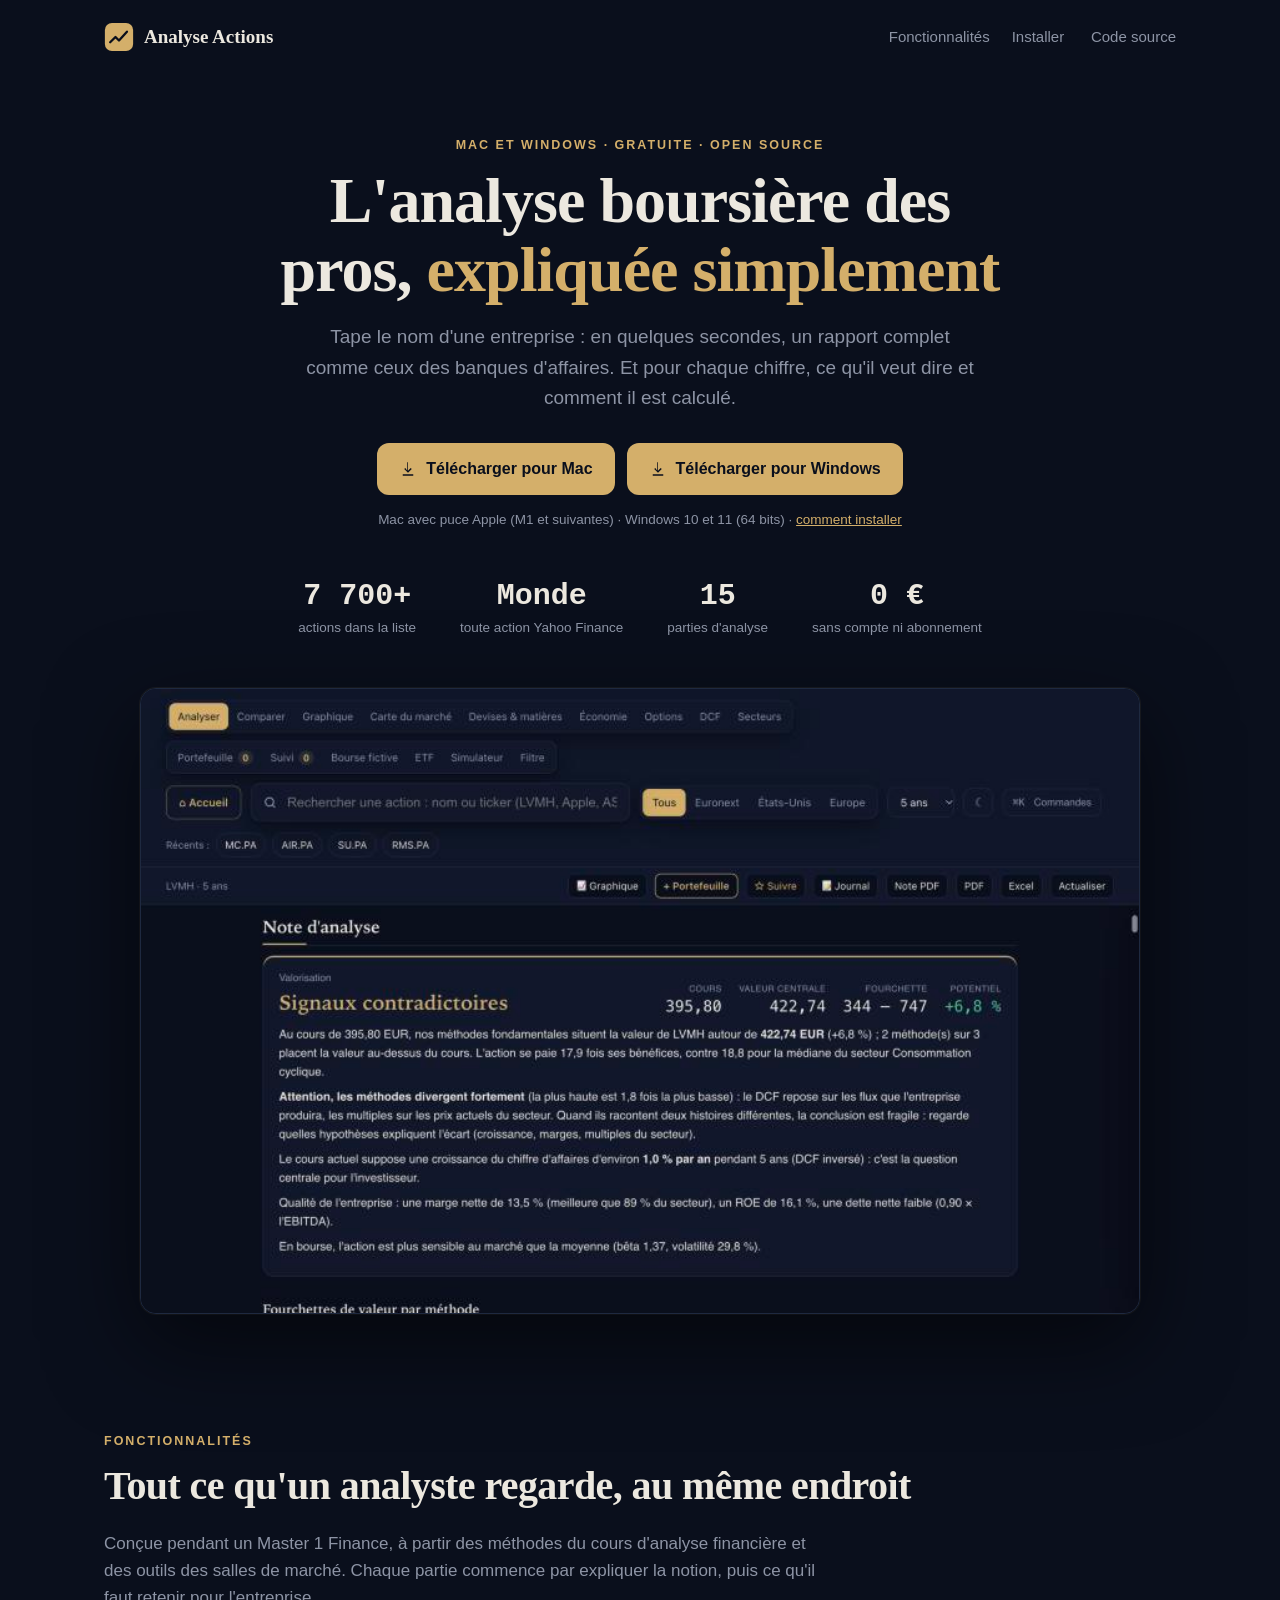
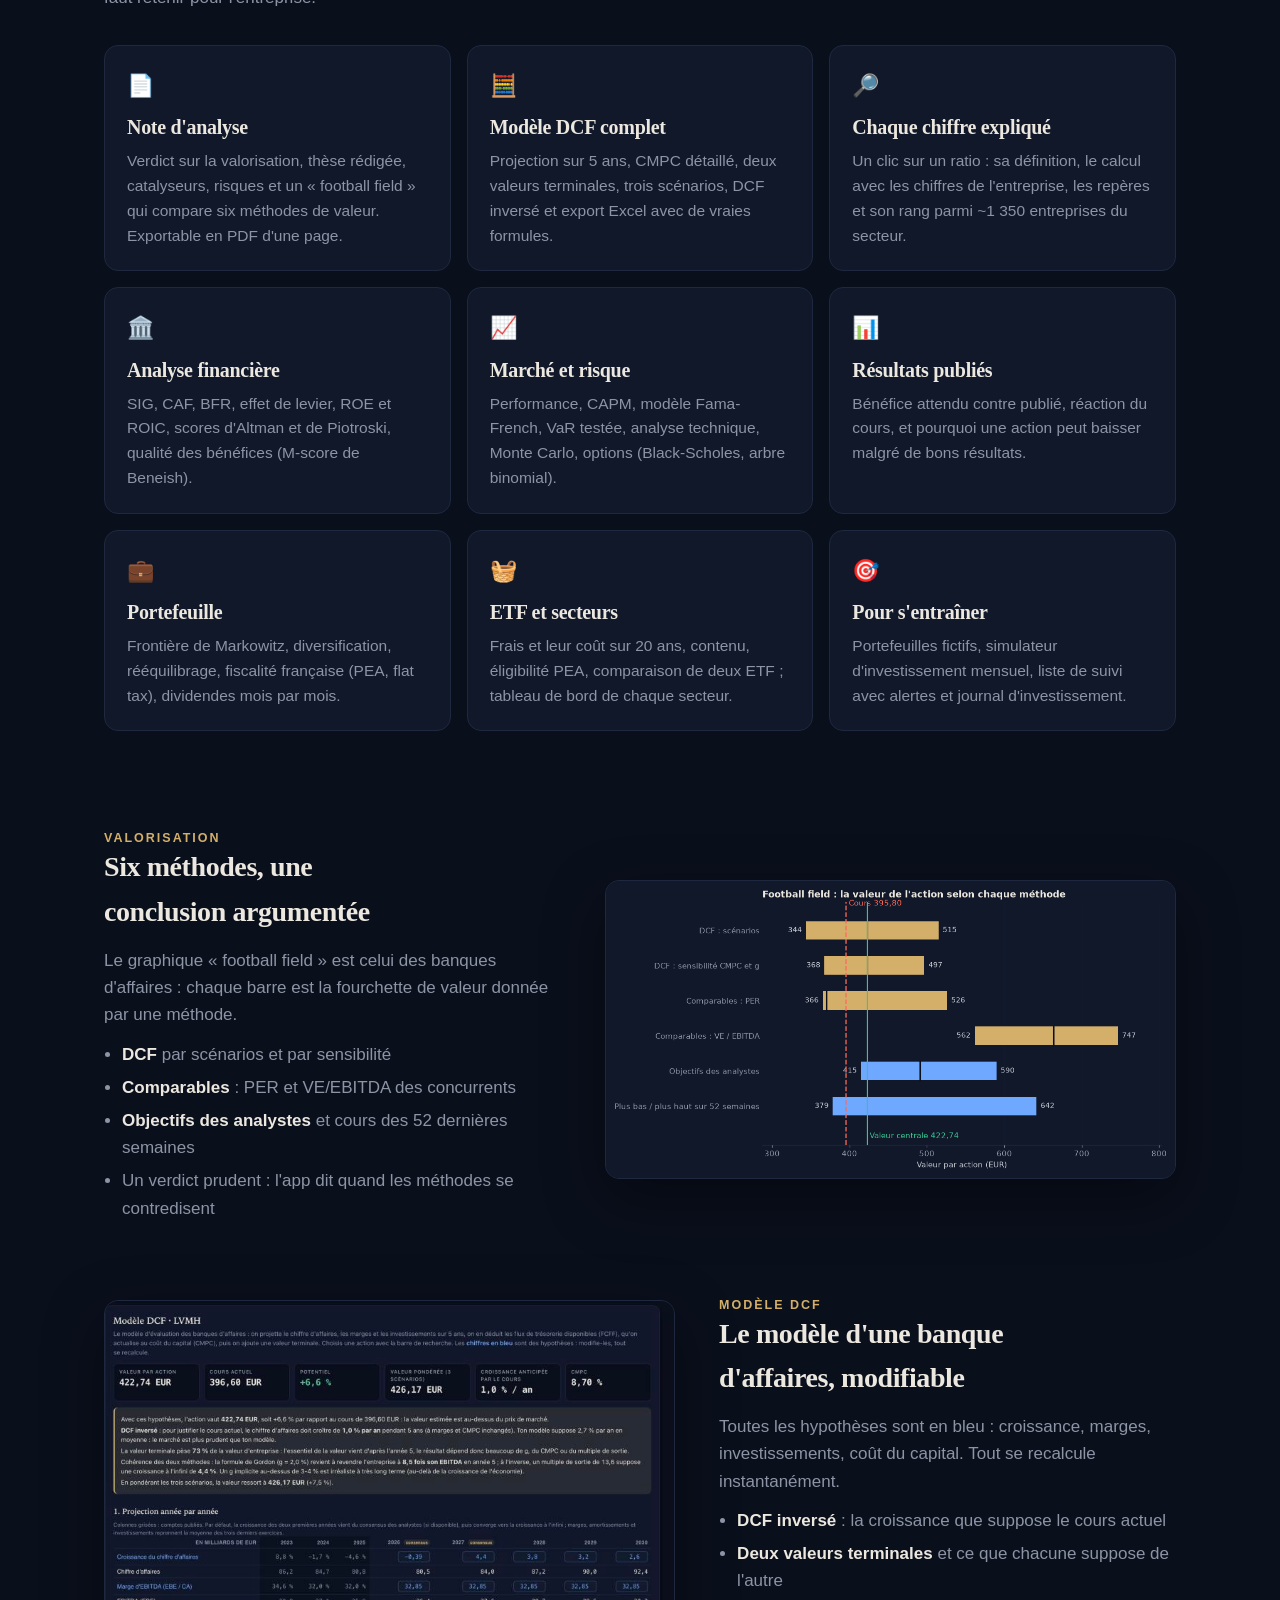
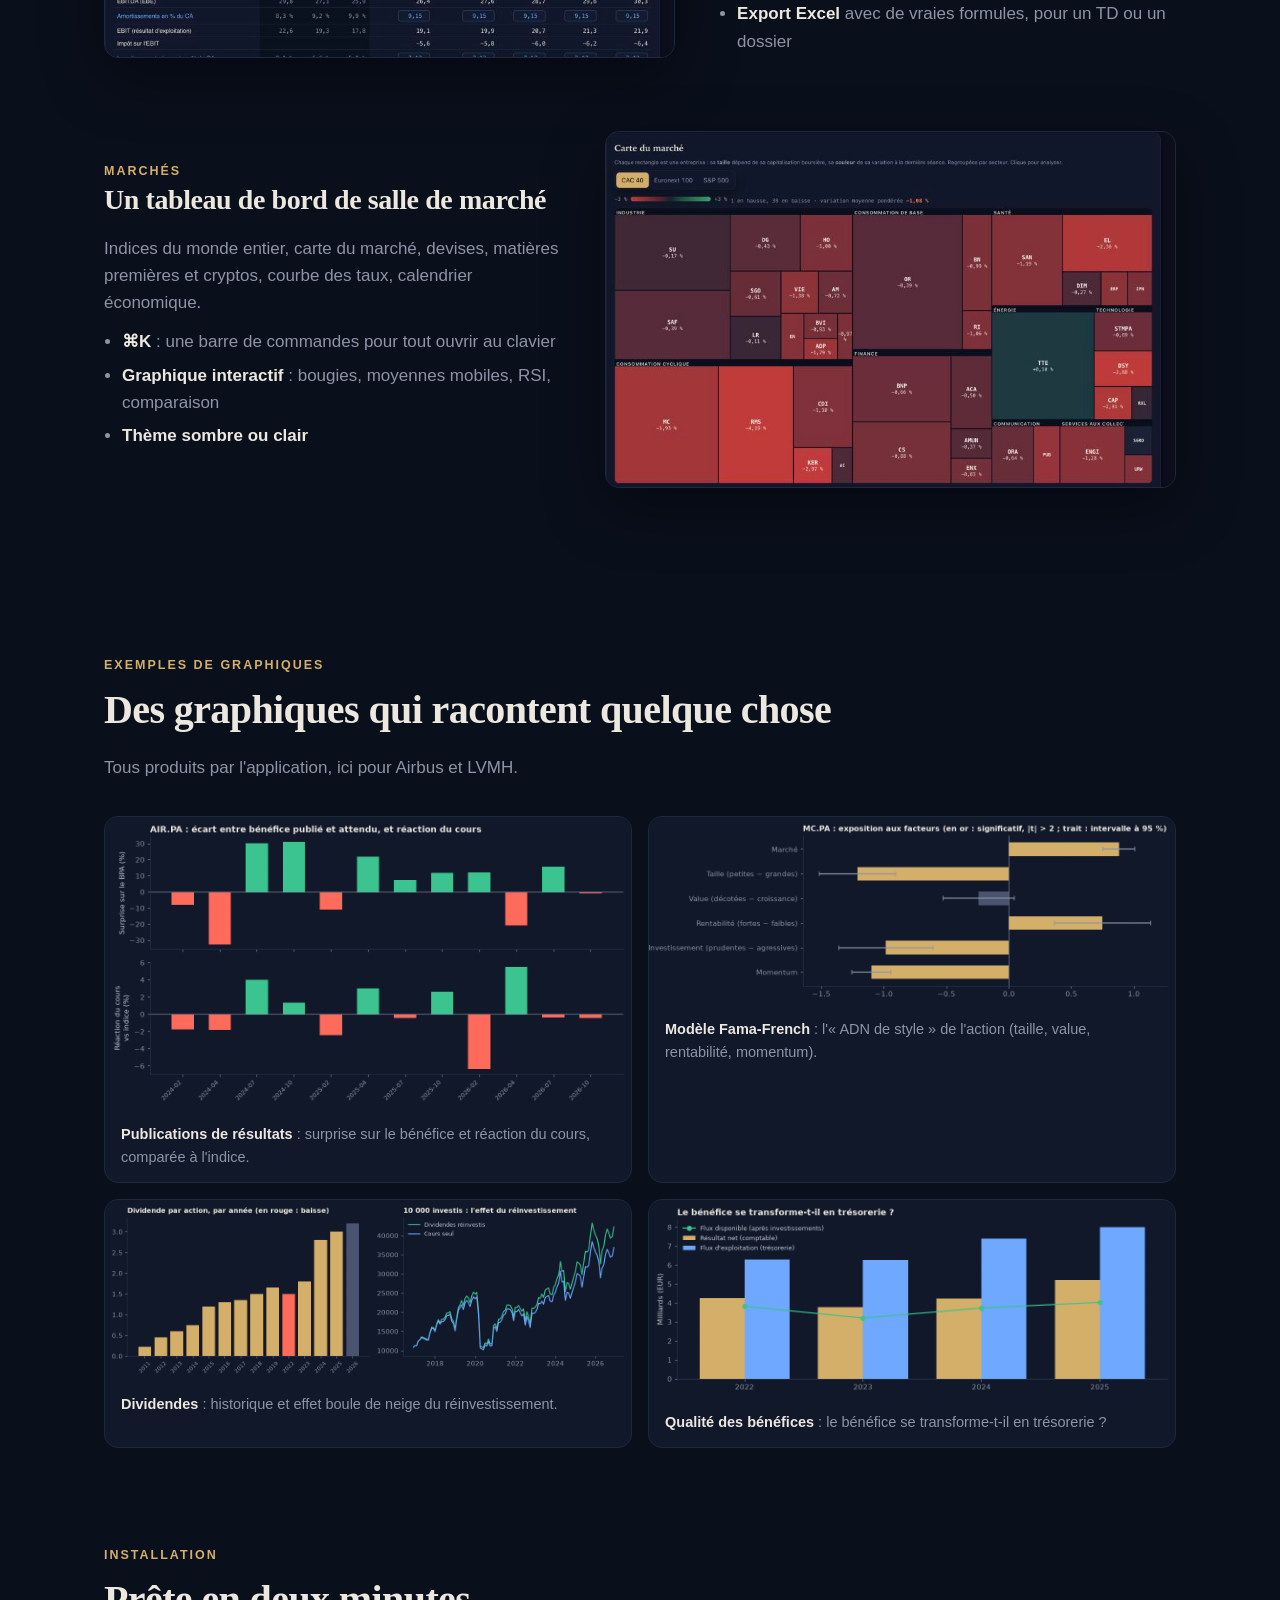
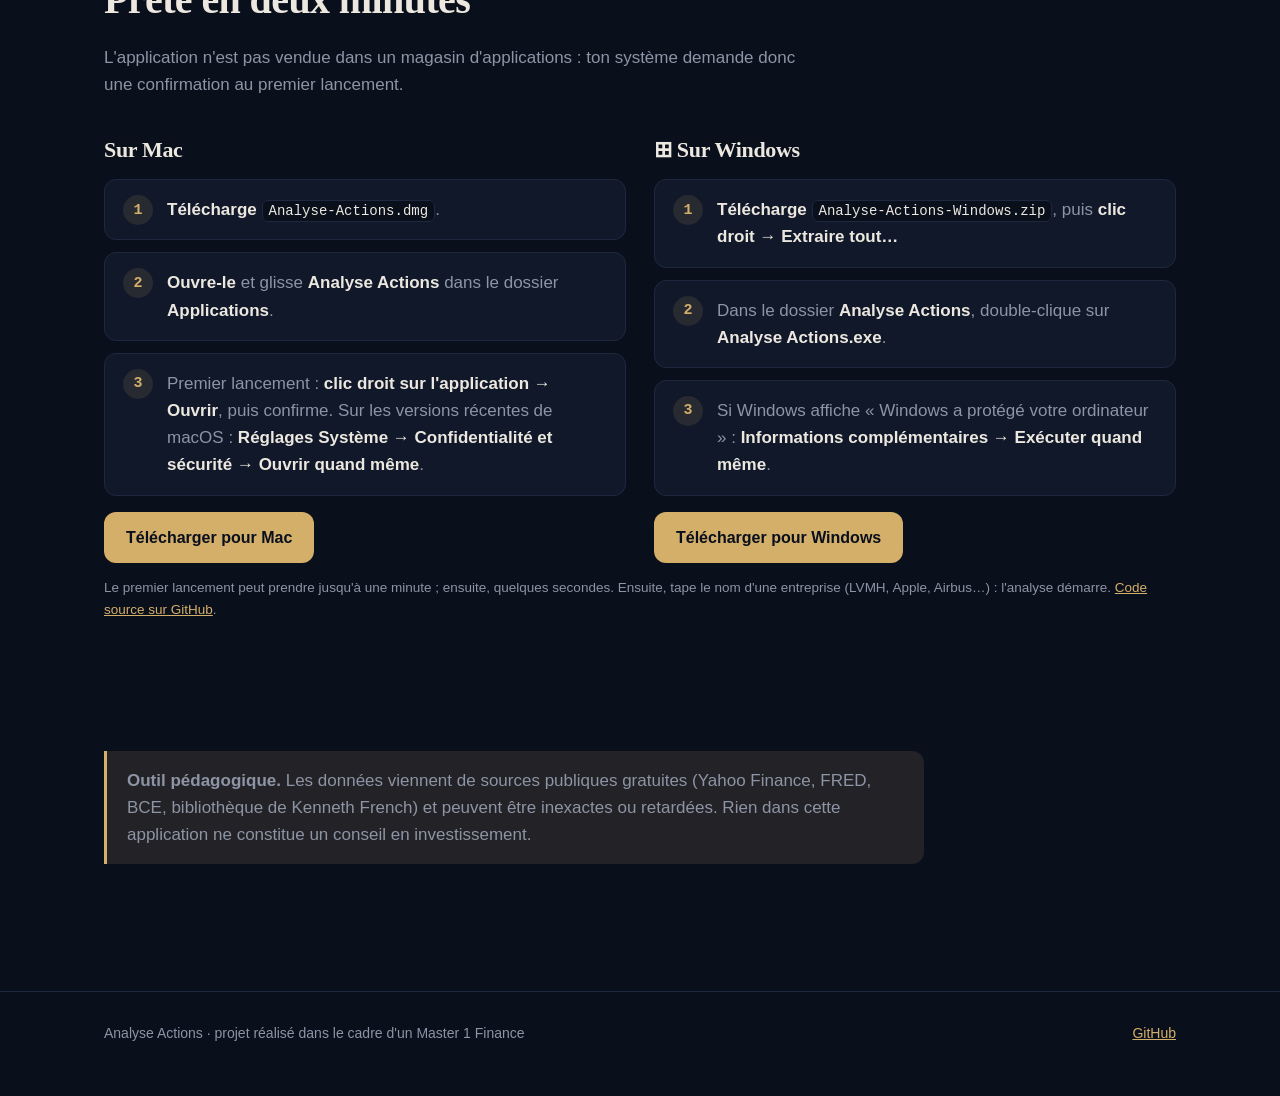
<file: docs/index.html>
<!DOCTYPE html>
<html lang="fr">
<head>
<meta charset="utf-8">
<meta name="viewport" content="width=device-width, initial-scale=1">
<title>Analyse Actions — l'analyse boursière des pros, expliquée simplement</title>
<meta name="description" content="Application gratuite pour Mac et Windows d'analyse boursière : rapport complet sur plus de 7 700 actions, note d'analyse, modèle DCF, portefeuille, ETF, secteurs. Chaque chiffre est expliqué.">
<meta name="theme-color" content="#0A0F1C">
<meta property="og:title" content="Analyse Actions">
<meta property="og:description" content="L'analyse boursière des professionnels, expliquée simplement. Application gratuite pour Mac et Windows.">
<meta property="og:image" content="images/note.jpg">
<link rel="icon" href="data:image/svg+xml,%3Csvg xmlns='http://www.w3.org/2000/svg' viewBox='0 0 34 34'%3E%3Crect x='1' y='1' width='32' height='32' rx='8' fill='%23D4AF6A'/%3E%3Cpath d='M7 23l6-6 4 4 9-10' fill='none' stroke='%230A0F1C' stroke-width='2.6' stroke-linecap='round' stroke-linejoin='round'/%3E%3C/svg%3E">
<style>
:root {
  --fond: #0A0F1C; --carte: #10182A; --texte: #ECE8DF; --doux: #8D94A5; --bord: #1E2940;
  --or: #D4AF6A; --or-doux: rgba(212,175,106,.12); --vert: #3BC48F; --rouge: #FF6B5A;
  --serif: "New York", ui-serif, "Iowan Old Style", Cambria, Georgia, serif;
  --mono: ui-monospace, "SF Mono", Menlo, "Cascadia Mono", Consolas, monospace;
  --ease: cubic-bezier(0.23, 1, 0.32, 1);
  color-scheme: dark;
}
* { box-sizing: border-box; }
html { scroll-behavior: smooth; }
body { margin: 0; background: var(--fond); color: var(--texte); font: 17px/1.6 -apple-system, "Segoe UI", Roboto, sans-serif;
  -webkit-font-smoothing: antialiased; font-variant-numeric: tabular-nums; }
a { color: var(--or); }
h1, h2, h3 { font-family: var(--serif); font-weight: 600; letter-spacing: -0.015em; text-wrap: balance; }
.conteneur { max-width: 1120px; margin: 0 auto; padding: 0 24px; }

/* En-tête */
nav { display: flex; justify-content: space-between; align-items: center; padding: 22px 0; }
.marque { display: flex; align-items: center; gap: 10px; font: 600 19px var(--serif); color: var(--texte); text-decoration: none; }
.marque svg { width: 30px; height: 30px; }
nav .liens a { color: var(--doux); text-decoration: none; margin-left: 22px; font-size: 15px; }
nav .liens a:hover { color: var(--texte); }

/* Accroche */
.hero { padding: 64px 0 40px; text-align: center; }
.surtitre { font: 600 12.5px -apple-system, sans-serif; letter-spacing: .16em; text-transform: uppercase; color: var(--or); }
.hero h1 { font-size: clamp(38px, 6vw, 64px); line-height: 1.08; margin: 14px auto 18px; max-width: 900px; }
.hero h1 em { font-style: normal; color: var(--or); }
.hero p.chapo { color: var(--doux); font-size: 19px; max-width: 680px; margin: 0 auto 30px; text-wrap: pretty; }
.boutons { display: flex; gap: 12px; justify-content: center; flex-wrap: wrap; }
.btn { display: inline-flex; align-items: center; gap: 9px; padding: 13px 22px; border-radius: 12px; font-weight: 600;
  text-decoration: none; font-size: 16px; transition: transform .16s var(--ease), filter .16s var(--ease); }
.btn:hover { transform: translateY(-2px); filter: brightness(1.08); }
.btn:active { transform: scale(.98); }
.btn.principal { background: var(--or); color: var(--fond); }
.btn.secondaire { border: 1px solid var(--bord); color: var(--texte); background: var(--carte); }
.petit { color: var(--doux); font-size: 13.5px; margin-top: 14px; }
.chiffres { display: flex; justify-content: center; gap: 44px; flex-wrap: wrap; margin: 48px 0 0; }
.chiffres div { text-align: center; } .chiffres b { display: block; font: 600 30px var(--mono); color: var(--texte); }
.chiffres span { color: var(--doux); font-size: 13.5px; }

/* Captures */
.ecran { margin: 48px auto 0; border-radius: 16px; overflow: hidden; border: 1px solid var(--bord);
  box-shadow: 0 30px 90px rgba(0,0,0,.55), 0 0 0 1px rgba(212,175,106,.08); max-width: 1000px; }
.ecran img { display: block; width: 100%; height: auto; }

section { padding: 80px 0 20px; }
section > .conteneur > h2 { font-size: clamp(28px, 4vw, 40px); margin: 6px 0 12px; }
.intro { color: var(--doux); max-width: 720px; margin: 0 0 34px; }

/* Fonctionnalités */
.grille { display: grid; grid-template-columns: repeat(auto-fit, minmax(300px, 1fr)); gap: 16px; }
.carte { background: var(--carte); border: 1px solid var(--bord); border-radius: 14px; padding: 22px; transition: border-color .2s, transform .2s var(--ease); }
.carte:hover { border-color: color-mix(in srgb, var(--or) 50%, var(--bord)); transform: translateY(-2px); }
.carte .ic { font-size: 22px; } .carte h3 { margin: 8px 0 6px; font-size: 20px; } .carte p { margin: 0; color: var(--doux); font-size: 15.5px; }

/* Démonstrations alternées */
.demo { display: grid; grid-template-columns: 1fr 1.25fr; gap: 44px; align-items: center; margin: 0 0 70px; }
.demo.inverse { grid-template-columns: 1.25fr 1fr; }
.demo.inverse .texte { order: 2; }
.demo h3 { font-size: 28px; margin: 0 0 12px; }
.demo p { color: var(--doux); margin: 0 0 12px; }
.demo ul { margin: 0; padding-left: 18px; color: var(--doux); } .demo li { margin: 6px 0; }
.demo li b { color: var(--texte); font-weight: 600; }
.visuel { border-radius: 14px; overflow: hidden; border: 1px solid var(--bord); background: var(--carte); box-shadow: 0 20px 60px rgba(0,0,0,.4); }
.visuel img { display: block; width: 100%; height: auto; }
@media (max-width: 860px) { .demo, .demo.inverse { grid-template-columns: 1fr; } .demo.inverse .texte { order: 0; } }

/* Galerie de graphiques */
.galerie { display: grid; grid-template-columns: repeat(auto-fit, minmax(420px, 1fr)); gap: 16px; }
.galerie figure { margin: 0; background: var(--carte); border: 1px solid var(--bord); border-radius: 14px; overflow: hidden; }
.galerie img { display: block; width: 100%; height: auto; }
.galerie figcaption { padding: 12px 16px; color: var(--doux); font-size: 14.5px; }
.galerie figcaption b { color: var(--texte); }

/* Installation */
.etapes { counter-reset: e; list-style: none; padding: 0; margin: 0; display: grid; gap: 12px; max-width: 760px; }
.etapes li { counter-increment: e; background: var(--carte); border: 1px solid var(--bord); border-radius: 12px; padding: 16px 18px 16px 62px; position: relative; color: var(--doux); }
.etapes li::before { content: counter(e); position: absolute; left: 18px; top: 15px; width: 30px; height: 30px; border-radius: 99px;
  background: var(--or-doux); color: var(--or); font: 600 15px var(--mono); display: grid; place-items: center; }
.etapes b { color: var(--texte); }
code { font: 14px var(--mono); background: var(--fond); border: 1px solid var(--bord); padding: 2px 6px; border-radius: 6px; color: var(--texte); }

.installs { display: grid; grid-template-columns: repeat(auto-fit, minmax(340px, 1fr)); gap: 28px; }
.installs h3 { font-size: 22px; margin: 0 0 12px; } .installs .btn { margin-top: 16px; }
.avert { border-left: 3px solid var(--or); background: var(--or-doux); padding: 16px 20px; border-radius: 0 12px 12px 0; color: var(--doux); max-width: 820px; }
footer { border-top: 1px solid var(--bord); margin-top: 90px; padding: 30px 0 50px; color: var(--doux); font-size: 14px; }
footer .conteneur { display: flex; justify-content: space-between; gap: 20px; flex-wrap: wrap; }

:focus-visible { outline: 2px solid var(--or); outline-offset: 3px; border-radius: 8px; }
@media (prefers-reduced-motion: reduce) { * { transition: none !important; scroll-behavior: auto !important; } }
</style>
</head>
<body>

<header class="conteneur">
  <nav>
    <a class="marque" href="#"><svg viewBox="0 0 34 34" aria-hidden="true"><rect x="1" y="1" width="32" height="32" rx="8" fill="#D4AF6A"/>
      <path d="M7 23l6-6 4 4 9-10" fill="none" stroke="#0A0F1C" stroke-width="2.6" stroke-linecap="round" stroke-linejoin="round"/></svg>Analyse Actions</a>
    <div class="liens"><a href="#fonctions">Fonctionnalités</a><a href="#installer">Installer</a>
      <a href="https://github.com/simonkirch21/analyse-actions">Code source</a></div>
  </nav>
</header>

<main>
  <div class="conteneur hero">
    <div class="surtitre">Mac et Windows · gratuite · open source</div>
    <h1>L'analyse boursière des pros, <em>expliquée simplement</em></h1>
    <p class="chapo">Tape le nom d'une entreprise : en quelques secondes, un rapport complet comme ceux des banques d'affaires.
      Et pour chaque chiffre, ce qu'il veut dire et comment il est calculé.</p>
    <div class="boutons" id="telecharger">
      <a class="btn principal" data-os="mac" href="https://github.com/simonkirch21/analyse-actions/releases/latest/download/Analyse-Actions.dmg"><svg width="18" height="18" viewBox="0 0 24 24" fill="currentColor" aria-hidden="true"><path d="M12 3v11.17l3.59-3.58L17 12l-5 5-5-5 1.41-1.41L11 14.17V3h1zM5 19h14v2H5z"/></svg> Télécharger pour Mac</a>
      <a class="btn principal" data-os="windows" href="https://github.com/simonkirch21/analyse-actions/releases/latest/download/Analyse-Actions-Windows.zip"><svg width="18" height="18" viewBox="0 0 24 24" fill="currentColor" aria-hidden="true"><path d="M12 3v11.17l3.59-3.58L17 12l-5 5-5-5 1.41-1.41L11 14.17V3h1zM5 19h14v2H5z"/></svg> Télécharger pour Windows</a>
    </div>
    <p class="petit">Mac avec puce Apple (M1 et suivantes) · Windows 10 et 11 (64 bits) · <a href="#installer">comment installer</a></p>
    <div class="chiffres">
      <div><b>7 700+</b><span>actions dans la liste</span></div>
      <div><b>Monde</b><span>toute action Yahoo Finance</span></div>
      <div><b>15</b><span>parties d'analyse</span></div>
      <div><b>0 €</b><span>sans compte ni abonnement</span></div>
    </div>
    <div class="ecran"><img src="images/note.jpg" alt="Note d'analyse de LVMH dans l'application : verdict, valeur centrale, fourchette et thèse rédigée" width="800" height="500"></div>
  </div>

  <section id="fonctions">
    <div class="conteneur">
      <div class="surtitre">Fonctionnalités</div>
      <h2>Tout ce qu'un analyste regarde, au même endroit</h2>
      <p class="intro">Conçue pendant un Master 1 Finance, à partir des méthodes du cours d'analyse financière et des outils des
        salles de marché. Chaque partie commence par expliquer la notion, puis ce qu'il faut retenir pour l'entreprise.</p>
      <div class="grille">
        <div class="carte"><div class="ic">📄</div><h3>Note d'analyse</h3><p>Verdict sur la valorisation, thèse rédigée, catalyseurs, risques et un « football field » qui compare six méthodes de valeur. Exportable en PDF d'une page.</p></div>
        <div class="carte"><div class="ic">🧮</div><h3>Modèle DCF complet</h3><p>Projection sur 5 ans, CMPC détaillé, deux valeurs terminales, trois scénarios, DCF inversé et export Excel avec de vraies formules.</p></div>
        <div class="carte"><div class="ic">🔎</div><h3>Chaque chiffre expliqué</h3><p>Un clic sur un ratio : sa définition, le calcul avec les chiffres de l'entreprise, les repères et son rang parmi ~1 350 entreprises du secteur.</p></div>
        <div class="carte"><div class="ic">🏛️</div><h3>Analyse financière</h3><p>SIG, CAF, BFR, effet de levier, ROE et ROIC, scores d'Altman et de Piotroski, qualité des bénéfices (M-score de Beneish).</p></div>
        <div class="carte"><div class="ic">📈</div><h3>Marché et risque</h3><p>Performance, CAPM, modèle Fama-French, VaR testée, analyse technique, Monte Carlo, options (Black-Scholes, arbre binomial).</p></div>
        <div class="carte"><div class="ic">📊</div><h3>Résultats publiés</h3><p>Bénéfice attendu contre publié, réaction du cours, et pourquoi une action peut baisser malgré de bons résultats.</p></div>
        <div class="carte"><div class="ic">💼</div><h3>Portefeuille</h3><p>Frontière de Markowitz, diversification, rééquilibrage, fiscalité française (PEA, flat tax), dividendes mois par mois.</p></div>
        <div class="carte"><div class="ic">🧺</div><h3>ETF et secteurs</h3><p>Frais et leur coût sur 20 ans, contenu, éligibilité PEA, comparaison de deux ETF ; tableau de bord de chaque secteur.</p></div>
        <div class="carte"><div class="ic">🎯</div><h3>Pour s'entraîner</h3><p>Portefeuilles fictifs, simulateur d'investissement mensuel, liste de suivi avec alertes et journal d'investissement.</p></div>
      </div>
    </div>
  </section>

  <section>
    <div class="conteneur">
      <div class="demo">
        <div class="texte"><div class="surtitre">Valorisation</div><h3>Six méthodes, une conclusion argumentée</h3>
          <p>Le graphique « football field » est celui des banques d'affaires : chaque barre est la fourchette de valeur donnée par une méthode.</p>
          <ul><li><b>DCF</b> par scénarios et par sensibilité</li><li><b>Comparables</b> : PER et VE/EBITDA des concurrents</li>
            <li><b>Objectifs des analystes</b> et cours des 52 dernières semaines</li>
            <li>Un verdict prudent : l'app dit quand les méthodes se contredisent</li></ul></div>
        <div class="visuel"><img src="images/football.png" alt="Graphique football field : fourchettes de valeur de LVMH selon six méthodes" loading="lazy"></div>
      </div>
      <div class="demo inverse">
        <div class="texte"><div class="surtitre">Modèle DCF</div><h3>Le modèle d'une banque d'affaires, modifiable</h3>
          <p>Toutes les hypothèses sont en bleu : croissance, marges, investissements, coût du capital. Tout se recalcule instantanément.</p>
          <ul><li><b>DCF inversé</b> : la croissance que suppose le cours actuel</li><li><b>Deux valeurs terminales</b> et ce que chacune suppose de l'autre</li>
            <li><b>Export Excel</b> avec de vraies formules, pour un TD ou un dossier</li></ul></div>
        <div class="visuel"><img src="images/dcf.jpg" alt="Écran du modèle DCF : valeur par action, DCF inversé et projection année par année" loading="lazy" width="800" height="500"></div>
      </div>
      <div class="demo">
        <div class="texte"><div class="surtitre">Marchés</div><h3>Un tableau de bord de salle de marché</h3>
          <p>Indices du monde entier, carte du marché, devises, matières premières et cryptos, courbe des taux, calendrier économique.</p>
          <ul><li><b>⌘K</b> : une barre de commandes pour tout ouvrir au clavier</li><li><b>Graphique interactif</b> : bougies, moyennes mobiles, RSI, comparaison</li>
            <li><b>Thème sombre ou clair</b></li></ul></div>
        <div class="visuel"><img src="images/carte.jpg" alt="Carte du marché du CAC 40 : rectangles colorés selon la variation du jour" loading="lazy" width="800" height="500"></div>
      </div>
    </div>
  </section>

  <section>
    <div class="conteneur">
      <div class="surtitre">Exemples de graphiques</div>
      <h2>Des graphiques qui racontent quelque chose</h2>
      <p class="intro">Tous produits par l'application, ici pour Airbus et LVMH.</p>
      <div class="galerie">
        <figure><img src="images/resultats.png" alt="Surprises sur le bénéfice par action et réaction du cours d'Airbus" loading="lazy">
          <figcaption><b>Publications de résultats</b> : surprise sur le bénéfice et réaction du cours, comparée à l'indice.</figcaption></figure>
        <figure><img src="images/facteurs.png" alt="Exposition de LVMH aux facteurs de Fama-French" loading="lazy">
          <figcaption><b>Modèle Fama-French</b> : l'« ADN de style » de l'action (taille, value, rentabilité, momentum).</figcaption></figure>
        <figure><img src="images/dividendes.png" alt="Dividende par action d'Airbus et effet du réinvestissement" loading="lazy">
          <figcaption><b>Dividendes</b> : historique et effet boule de neige du réinvestissement.</figcaption></figure>
        <figure><img src="images/qualite.png" alt="Résultat net comparé aux flux de trésorerie d'Airbus" loading="lazy">
          <figcaption><b>Qualité des bénéfices</b> : le bénéfice se transforme-t-il en trésorerie ?</figcaption></figure>
      </div>
    </div>
  </section>

  <section id="installer">
    <div class="conteneur">
      <div class="surtitre">Installation</div>
      <h2>Prête en deux minutes</h2>
      <p class="intro">L'application n'est pas vendue dans un magasin d'applications : ton système demande donc une confirmation au premier lancement.</p>
      <div class="installs">
        <div><h3> Sur Mac</h3>
          <ol class="etapes">
            <li><b>Télécharge</b> <code>Analyse-Actions.dmg</code>.</li>
            <li><b>Ouvre-le</b> et glisse <b>Analyse Actions</b> dans le dossier <b>Applications</b>.</li>
            <li>Premier lancement : <b>clic droit sur l'application → Ouvrir</b>, puis confirme. Sur les versions récentes de macOS :
              <b>Réglages Système → Confidentialité et sécurité → Ouvrir quand même</b>.</li>
          </ol>
          <a class="btn principal" href="https://github.com/simonkirch21/analyse-actions/releases/latest/download/Analyse-Actions.dmg">Télécharger pour Mac</a></div>
        <div><h3>⊞ Sur Windows</h3>
          <ol class="etapes">
            <li><b>Télécharge</b> <code>Analyse-Actions-Windows.zip</code>, puis <b>clic droit → Extraire tout…</b></li>
            <li>Dans le dossier <b>Analyse Actions</b>, double-clique sur <b>Analyse Actions.exe</b>.</li>
            <li>Si Windows affiche « Windows a protégé votre ordinateur » : <b>Informations complémentaires → Exécuter quand même</b>.</li>
          </ol>
          <a class="btn principal" href="https://github.com/simonkirch21/analyse-actions/releases/latest/download/Analyse-Actions-Windows.zip">Télécharger pour Windows</a></div>
      </div>
      <p class="petit">Le premier lancement peut prendre jusqu'à une minute ; ensuite, quelques secondes. Ensuite, tape le nom d'une entreprise (LVMH, Apple, Airbus…) : l'analyse démarre.
        <a href="https://github.com/simonkirch21/analyse-actions">Code source sur GitHub</a>.</p>
    </div>
  </section>

  <section>
    <div class="conteneur">
      <p class="avert"><b>Outil pédagogique.</b> Les données viennent de sources publiques gratuites (Yahoo Finance, FRED, BCE, bibliothèque de
        Kenneth French) et peuvent être inexactes ou retardées. Rien dans cette application ne constitue un conseil en investissement.</p>
    </div>
  </section>
</main>

<footer>
  <div class="conteneur">
    <span>Analyse Actions · projet réalisé dans le cadre d'un Master 1 Finance</span>
    <span><a href="https://github.com/simonkirch21/analyse-actions">GitHub</a></span>
  </div>
</footer>
<script>
  // Le bouton du système du visiteur passe en premier ; l'autre devient secondaire
  (function () {
    const w = /Windows/i.test(navigator.userAgent), m = /Macintosh|Mac OS X/i.test(navigator.userAgent);
    if (!w && !m) return;
    const z = document.getElementById("telecharger"), a = z.querySelector('[data-os="' + (w ? "windows" : "mac") + '"]'),
          b = z.querySelector('[data-os="' + (w ? "mac" : "windows") + '"]');
    z.prepend(a); b.classList.replace("principal", "secondaire");
  })();
</script>
</body>
</html>
</file>
